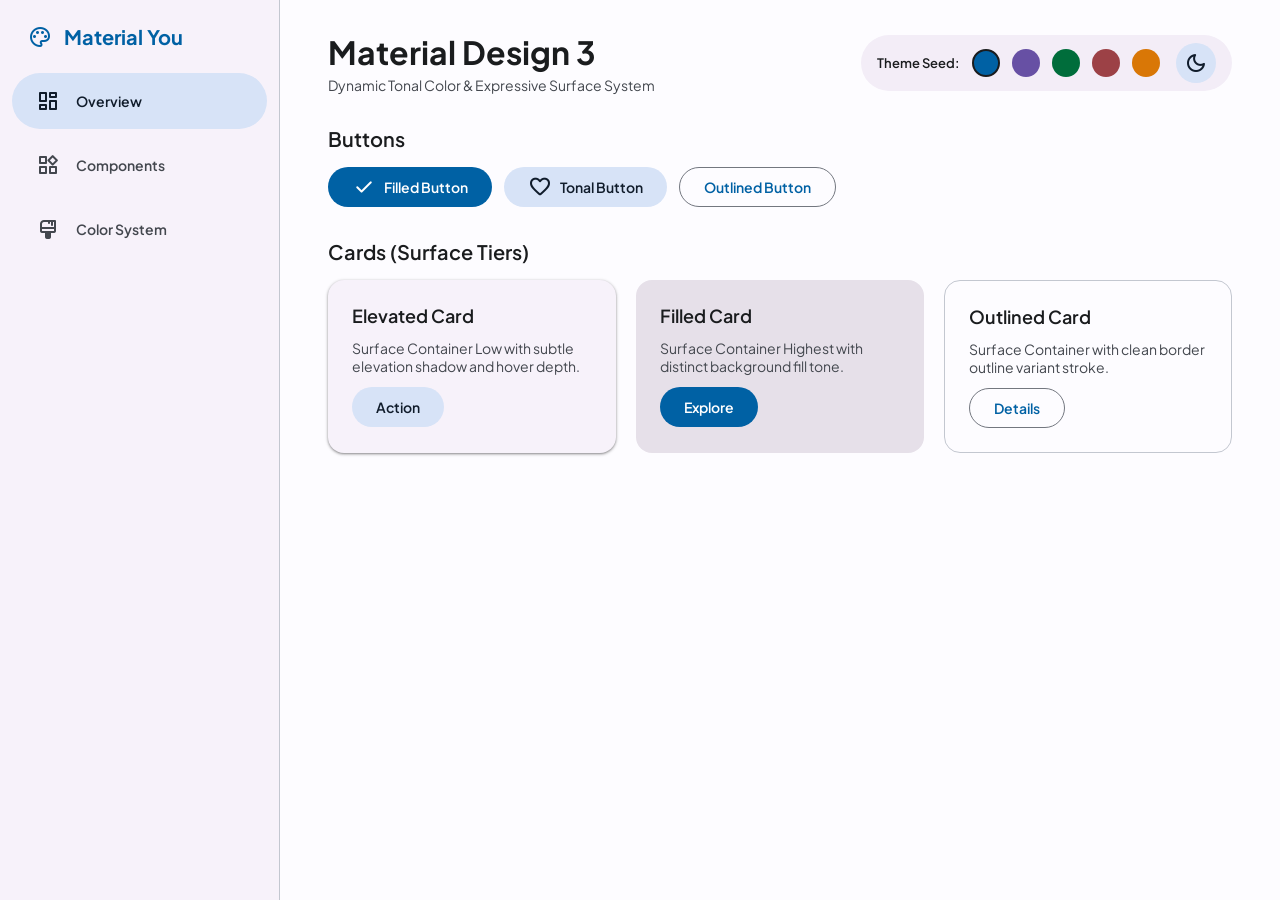
<file: .agents/skills/material-you-web/examples/m3-showcase.html>
<!DOCTYPE html>
<html lang="en">
<head>
  <meta charset="UTF-8">
  <meta name="viewport" content="width=device-width, initial-scale=1.0">
  <title>Material 3 (Material You) Showcase</title>
  <meta name="description" content="Interactive Material Design 3 showcase demonstrating dynamic color roles, elevated surface containers, accessible state layers, and reduced-motion ripples.">
  <meta name="theme-color" content="#0061a4">

  <!-- Google Fonts & Material Symbols -->
  <link rel="preconnect" href="https://fonts.googleapis.com">
  <link rel="preconnect" href="https://fonts.gstatic.com" crossorigin>
  <link href="https://fonts.googleapis.com/css2?family=Plus+Jakarta+Sans:wght@400;500;600;700&family=Roboto+Flex:opsz,wght@8..144,300..700&display=swap" rel="stylesheet">
  <link rel="stylesheet" href="https://fonts.googleapis.com/css2?family=Material+Symbols+Rounded:opsz,wght,FILL,GRAD@24,400,0,0&display=swap">

  <style>
    :root {
      color-scheme: light dark;
      --md-sys-color-primary: #0061a4;
      --md-sys-color-on-primary: #ffffff;
      --md-sys-color-primary-container: #d1e4ff;
      --md-sys-color-on-primary-container: #001d36;

      --md-sys-color-secondary: #535f70;
      --md-sys-color-on-secondary: #ffffff;
      --md-sys-color-secondary-container: #d7e3f7;
      --md-sys-color-on-secondary-container: #101c2b;

      --md-sys-color-tertiary: #6b5778;
      --md-sys-color-on-tertiary: #ffffff;
      --md-sys-color-tertiary-container: #f2daff;
      --md-sys-color-on-tertiary-container: #251431;

      --md-sys-color-surface: #fdfcff;
      --md-sys-color-on-surface: #1a1c1e;
      --md-sys-color-surface-variant: #dfe2eb;
      --md-sys-color-on-surface-variant: #43474e;

      --md-sys-color-surface-container-lowest: #ffffff;
      --md-sys-color-surface-container-low: #f7f2fa;
      --md-sys-color-surface-container: #f3edf7;
      --md-sys-color-surface-container-high: #ece6f0;
      --md-sys-color-surface-container-highest: #e6e0e9;

      --md-sys-color-outline: #73777f;
      --md-sys-color-outline-variant: #c3c7d0;

      --md-sys-shape-corner-small: 8px;
      --md-sys-shape-corner-medium: 12px;
      --md-sys-shape-corner-large: 16px;
      --md-sys-shape-corner-full: 9999px;

      --md-sys-motion-easing-standard: cubic-bezier(0.2, 0, 0, 1);
      --md-sys-motion-easing-emphasized: cubic-bezier(0.2, 0, 0, 1);
      --md-sys-motion-easing-emphasized-decelerate: cubic-bezier(0.05, 0.7, 0.1, 1);
      --md-sys-state-hover-opacity: 0.08;
      --md-sys-state-pressed-opacity: 0.12;
    }

    [data-theme="dark"] {
      --md-sys-color-primary: #9ecaff;
      --md-sys-color-on-primary: #003258;
      --md-sys-color-primary-container: #00497d;
      --md-sys-color-on-primary-container: #d1e4ff;

      --md-sys-color-secondary: #bbc7db;
      --md-sys-color-on-secondary: #253140;
      --md-sys-color-secondary-container: #3b4858;
      --md-sys-color-on-secondary-container: #d7e3f7;

      --md-sys-color-tertiary: #d6bee4;
      --md-sys-color-on-tertiary: #3b2948;
      --md-sys-color-tertiary-container: #523f5f;
      --md-sys-color-on-tertiary-container: #f2daff;

      --md-sys-color-surface: #111318;
      --md-sys-color-on-surface: #e2e2e9;
      --md-sys-color-surface-variant: #44474e;
      --md-sys-color-on-surface-variant: #c4c7d0;

      --md-sys-color-surface-container-lowest: #0c0e13;
      --md-sys-color-surface-container-low: #191c20;
      --md-sys-color-surface-container: #1d2024;
      --md-sys-color-surface-container-high: #282a2f;
      --md-sys-color-surface-container-highest: #33353a;

      --md-sys-color-outline: #8e9099;
      --md-sys-color-outline-variant: #44474e;
    }

    * { box-sizing: border-box; margin: 0; padding: 0; }
    body {
      font-family: 'Plus Jakarta Sans', 'Roboto Flex', system-ui, sans-serif;
      background-color: var(--md-sys-color-surface);
      color: var(--md-sys-color-on-surface);
      display: flex;
      min-height: 100dvh;
      transition: background-color 250ms var(--md-sys-motion-easing-standard),
                  color 250ms var(--md-sys-motion-easing-standard);
    }

    :focus-visible {
      outline: 3px solid var(--md-sys-color-primary);
      outline-offset: 2px;
    }

    .m3-interactive {
      position: relative;
      overflow: hidden;
      cursor: pointer;
      user-select: none;
      transition: background-color 200ms var(--md-sys-motion-easing-standard),
                  transform 200ms var(--md-sys-motion-easing-standard);
    }
    .m3-interactive::before {
      content: "";
      position: absolute;
      inset: 0;
      background-color: currentColor;
      opacity: 0;
      pointer-events: none;
      transition: opacity 150ms var(--md-sys-motion-easing-standard);
      border-radius: inherit;
    }
    .m3-interactive:hover::before { opacity: var(--md-sys-state-hover-opacity); }
    .m3-ripple-ink {
      position: absolute;
      border-radius: 50%;
      background-color: currentColor;
      opacity: var(--md-sys-state-pressed-opacity);
      transform: scale(0);
      pointer-events: none;
      animation: m3-ripple 350ms var(--md-sys-motion-easing-emphasized-decelerate) forwards;
    }
    @keyframes m3-ripple { to { transform: scale(1); opacity: 0; } }

    .m3-nav-drawer {
      width: 280px;
      background-color: var(--md-sys-color-surface-container-low);
      padding: 24px 12px;
      display: flex;
      flex-direction: column;
      gap: 8px;
      border-right: 1px solid var(--md-sys-color-outline-variant);
    }
    .m3-drawer-header {
      padding: 0 16px 16px;
      display: flex;
      align-items: center;
      gap: 12px;
      font-size: 20px;
      font-weight: 700;
      color: var(--md-sys-color-primary);
    }
    .m3-drawer-item {
      display: flex;
      align-items: center;
      gap: 16px;
      height: 56px;
      padding: 0 24px;
      border-radius: var(--md-sys-shape-corner-full);
      text-decoration: none;
      color: var(--md-sys-color-on-surface-variant);
      font-size: 14px;
      font-weight: 600;
    }
    .m3-drawer-item.active {
      background-color: var(--md-sys-color-secondary-container);
      color: var(--md-sys-color-on-secondary-container);
    }

    .m3-main {
      flex: 1;
      padding: 32px 48px;
      overflow-y: auto;
      max-width: 1200px;
    }
    .m3-top-bar {
      display: flex;
      flex-wrap: wrap;
      justify-content: space-between;
      align-items: center;
      gap: 16px;
      margin-bottom: 32px;
    }
    .hero-title { font-size: 32px; font-weight: 700; }
    .hero-subtitle { color: var(--md-sys-color-on-surface-variant); font-size: 14px; margin-top: 4px; }
    .section-heading { font-size: 20px; font-weight: 600; margin-bottom: 16px; }

    .m3-seed-picker {
      display: flex;
      flex-wrap: wrap;
      align-items: center;
      gap: 12px;
      background: var(--md-sys-color-surface-container);
      padding: 8px 16px;
      border-radius: var(--md-sys-shape-corner-full);
    }
    .seed-label { font-size: 13px; font-weight: 600; }

    .seed-dot {
      width: 28px;
      height: 28px;
      border-radius: 50%;
      border: 2px solid transparent;
      cursor: pointer;
      transition: transform 150ms var(--md-sys-motion-easing-standard);
    }
    .seed-dot[data-seed="#0061a4"] { background-color: #0061a4; }
    .seed-dot[data-seed="#6750a4"] { background-color: #6750a4; }
    .seed-dot[data-seed="#006d3b"] { background-color: #006d3b; }
    .seed-dot[data-seed="#9c4146"] { background-color: #9c4146; }
    .seed-dot[data-seed="#d97706"] { background-color: #d97706; }
    .seed-dot:hover { transform: scale(1.15); }
    .seed-dot.active { border-color: var(--md-sys-color-on-surface); }

    .btn-group { display: flex; flex-wrap: wrap; gap: 12px; margin-bottom: 32px; }
    .m3-btn {
      min-height: 40px;
      padding: 0 24px;
      border-radius: var(--md-sys-shape-corner-full);
      border: none;
      font-weight: 600;
      font-size: 14px;
      display: inline-flex;
      align-items: center;
      justify-content: center;
      gap: 8px;
      font-family: inherit;
    }
    .m3-btn-icon { width: 40px; padding: 0; margin-left: 4px; }
    .m3-btn-filled { background: var(--md-sys-color-primary); color: var(--md-sys-color-on-primary); }
    .m3-btn-tonal { background: var(--md-sys-color-secondary-container); color: var(--md-sys-color-on-secondary-container); }
    .m3-btn-outlined { background: transparent; color: var(--md-sys-color-primary); border: 1px solid var(--md-sys-color-outline); }

    .cards-grid {
      display: grid;
      grid-template-columns: repeat(auto-fit, minmax(min(100%, 280px), 1fr));
      gap: 20px;
      margin-bottom: 32px;
    }
    .m3-card {
      padding: 24px;
      border-radius: var(--md-sys-shape-corner-large);
      display: flex;
      flex-direction: column;
      align-items: flex-start;
      gap: 12px;
    }
    .m3-card-title { font-size: 18px; font-weight: 600; }
    .m3-card-body { color: var(--md-sys-color-on-surface-variant); font-size: 14px; }
    .m3-card-elevated {
      background: var(--md-sys-color-surface-container-low);
      box-shadow: 0 1px 2px rgba(0, 0, 0, 0.3), 0 1px 3px 1px rgba(0, 0, 0, 0.15);
    }
    .m3-card-filled { background: var(--md-sys-color-surface-container-highest); }
    .m3-card-outlined { background: var(--md-sys-color-surface); border: 1px solid var(--md-sys-color-outline-variant); }

    @media (max-width: 839px) {
      body { flex-direction: column-reverse; }
      .m3-nav-drawer {
        width: 100%;
        flex-direction: row;
        justify-content: space-around;
        padding: 8px;
        border-right: none;
        border-top: 1px solid var(--md-sys-color-outline-variant);
      }
      .m3-drawer-header { display: none; }
      .m3-drawer-item { padding: 0 12px; height: 48px; gap: 6px; }
      .m3-main { padding: 24px 16px; }
    }

    @media (prefers-reduced-motion: reduce) {
      *, *::before, *::after {
        animation-duration: 0.01ms !important;
        transition-duration: 0.01ms !important;
      }
    }
  </style>
</head>
<body>
  <nav class="m3-nav-drawer" aria-label="Material You sections">
    <div class="m3-drawer-header">
      <span class="material-symbols-rounded" aria-hidden="true">palette</span>
      <span>Material You</span>
    </div>
    <a href="#overview" class="m3-drawer-item active m3-interactive" aria-current="page">
      <span class="material-symbols-rounded" aria-hidden="true">dashboard</span>
      <span>Overview</span>
    </a>
    <a href="#buttons" class="m3-drawer-item m3-interactive">
      <span class="material-symbols-rounded" aria-hidden="true">widgets</span>
      <span>Components</span>
    </a>
    <a href="#cards" class="m3-drawer-item m3-interactive">
      <span class="material-symbols-rounded" aria-hidden="true">format_paint</span>
      <span>Color System</span>
    </a>
  </nav>

  <main class="m3-main" id="overview">
    <div class="m3-top-bar">
      <div>
        <h1 class="hero-title">Material Design 3</h1>
        <p class="hero-subtitle">Dynamic Tonal Color &amp; Expressive Surface System</p>
      </div>

      <div class="m3-seed-picker" role="group" aria-label="Theme seed color selector">
        <span class="seed-label">Theme Seed:</span>
        <button type="button" class="seed-dot active" data-seed="#0061a4" aria-label="Blue theme" aria-pressed="true"></button>
        <button type="button" class="seed-dot" data-seed="#6750a4" aria-label="Purple theme" aria-pressed="false"></button>
        <button type="button" class="seed-dot" data-seed="#006d3b" aria-label="Green theme" aria-pressed="false"></button>
        <button type="button" class="seed-dot" data-seed="#9c4146" aria-label="Rose theme" aria-pressed="false"></button>
        <button type="button" class="seed-dot" data-seed="#d97706" aria-label="Amber theme" aria-pressed="false"></button>

        <button type="button" id="themeToggle" class="m3-btn m3-btn-tonal m3-btn-icon m3-interactive" aria-label="Switch to dark mode" aria-pressed="false">
          <span class="material-symbols-rounded" id="themeIcon" aria-hidden="true">dark_mode</span>
        </button>
      </div>
    </div>

    <h2 id="buttons" class="section-heading">Buttons</h2>
    <div class="btn-group">
      <button type="button" class="m3-btn m3-btn-filled m3-interactive">
        <span class="material-symbols-rounded" aria-hidden="true">check</span>
        <span>Filled Button</span>
      </button>
      <button type="button" class="m3-btn m3-btn-tonal m3-interactive">
        <span class="material-symbols-rounded" aria-hidden="true">favorite</span>
        <span>Tonal Button</span>
      </button>
      <button type="button" class="m3-btn m3-btn-outlined m3-interactive">
        <span>Outlined Button</span>
      </button>
    </div>

    <h2 id="cards" class="section-heading">Cards (Surface Tiers)</h2>
    <div class="cards-grid">
      <article class="m3-card m3-card-elevated">
        <h3 class="m3-card-title">Elevated Card</h3>
        <p class="m3-card-body">Surface Container Low with subtle elevation shadow and hover depth.</p>
        <button type="button" class="m3-btn m3-btn-tonal m3-interactive">Action</button>
      </article>
      <article class="m3-card m3-card-filled">
        <h3 class="m3-card-title">Filled Card</h3>
        <p class="m3-card-body">Surface Container Highest with distinct background fill tone.</p>
        <button type="button" class="m3-btn m3-btn-filled m3-interactive">Explore</button>
      </article>
      <article class="m3-card m3-card-outlined">
        <h3 class="m3-card-title">Outlined Card</h3>
        <p class="m3-card-body">Surface Container with clean border outline variant stroke.</p>
        <button type="button" class="m3-btn m3-btn-outlined m3-interactive">Details</button>
      </article>
    </div>
  </main>

  <script>
    const prefersReducedMotion = () =>
      window.matchMedia('(prefers-reduced-motion: reduce)').matches;

    document.querySelectorAll('.m3-interactive').forEach((el) => {
      el.addEventListener('pointerdown', (e) => {
        if (prefersReducedMotion()) return;
        const rect = el.getBoundingClientRect();
        const ripple = document.createElement('span');
        ripple.classList.add('m3-ripple-ink');
        const size = Math.max(rect.width, rect.height) * 2;
        ripple.style.width = ripple.style.height = `${size}px`;
        ripple.style.left = `${e.clientX - rect.left - size / 2}px`;
        ripple.style.top = `${e.clientY - rect.top - size / 2}px`;
        el.appendChild(ripple);
        setTimeout(() => ripple.remove(), 400);
      });
    });

    let isDarkMode = false;
    let currentHue = 205;

    function hexToHue(hex) {
      const r = parseInt(hex.slice(1, 3), 16) / 255;
      const g = parseInt(hex.slice(3, 5), 16) / 255;
      const b = parseInt(hex.slice(5, 7), 16) / 255;
      const max = Math.max(r, g, b), min = Math.min(r, g, b);
      if (max === min) return 0;
      const d = max - min;
      let h = max === r ? (g - b) / d + (g < b ? 6 : 0) : max === g ? (b - r) / d + 2 : (r - g) / d + 4;
      return Math.round(h * 60);
    }

    function updateTheme() {
      const h = currentHue;
      const secH = (h + 10) % 360;
      const root = document.documentElement;
      if (!isDarkMode) {
        root.style.setProperty('--md-sys-color-primary', `hsl(${h}, 80%, 35%)`);
        root.style.setProperty('--md-sys-color-primary-container', `hsl(${h}, 85%, 90%)`);
        root.style.setProperty('--md-sys-color-on-primary-container', `hsl(${h}, 90%, 12%)`);
        root.style.setProperty('--md-sys-color-secondary-container', `hsl(${secH}, 30%, 90%)`);
        root.style.setProperty('--md-sys-color-on-secondary-container', `hsl(${secH}, 40%, 15%)`);
      } else {
        root.style.setProperty('--md-sys-color-primary', `hsl(${h}, 85%, 80%)`);
        root.style.setProperty('--md-sys-color-primary-container', `hsl(${h}, 80%, 30%)`);
        root.style.setProperty('--md-sys-color-on-primary-container', `hsl(${h}, 85%, 92%)`);
        root.style.setProperty('--md-sys-color-secondary-container', `hsl(${secH}, 35%, 28%)`);
        root.style.setProperty('--md-sys-color-on-secondary-container', `hsl(${secH}, 40%, 90%)`);
      }
    }

    document.querySelectorAll('.seed-dot').forEach((btn) => {
      btn.addEventListener('click', () => {
        document.querySelectorAll('.seed-dot').forEach((d) => {
          d.classList.remove('active');
          d.setAttribute('aria-pressed', 'false');
        });
        btn.classList.add('active');
        btn.setAttribute('aria-pressed', 'true');
        currentHue = hexToHue(btn.dataset.seed);
        updateTheme();
      });
    });

    const toggleBtn = document.getElementById('themeToggle');
    const themeIcon = document.getElementById('themeIcon');
    toggleBtn.addEventListener('click', () => {
      isDarkMode = !isDarkMode;
      document.documentElement.setAttribute('data-theme', isDarkMode ? 'dark' : 'light');
      themeIcon.textContent = isDarkMode ? 'light_mode' : 'dark_mode';
      toggleBtn.setAttribute('aria-label', isDarkMode ? 'Switch to light mode' : 'Switch to dark mode');
      toggleBtn.setAttribute('aria-pressed', String(isDarkMode));
      updateTheme();
    });
  </script>
</body>
</html>
</file>
